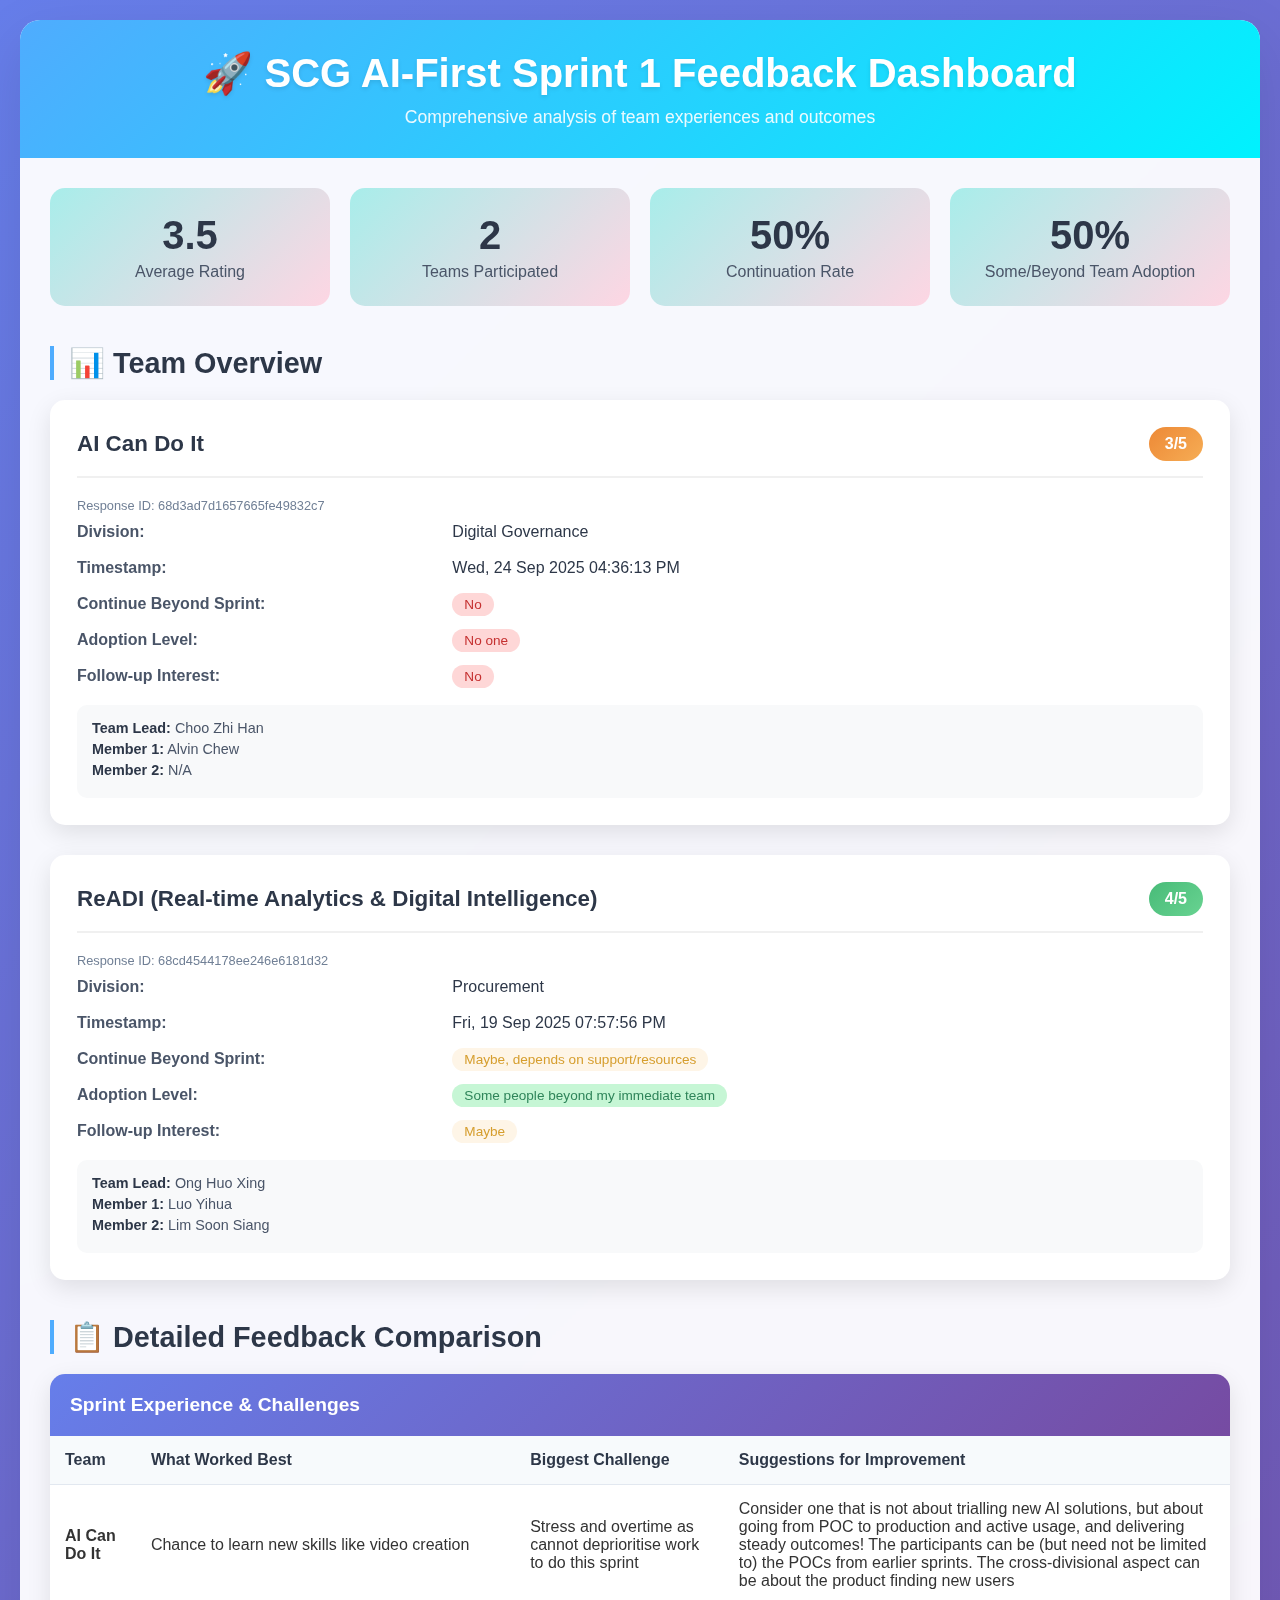
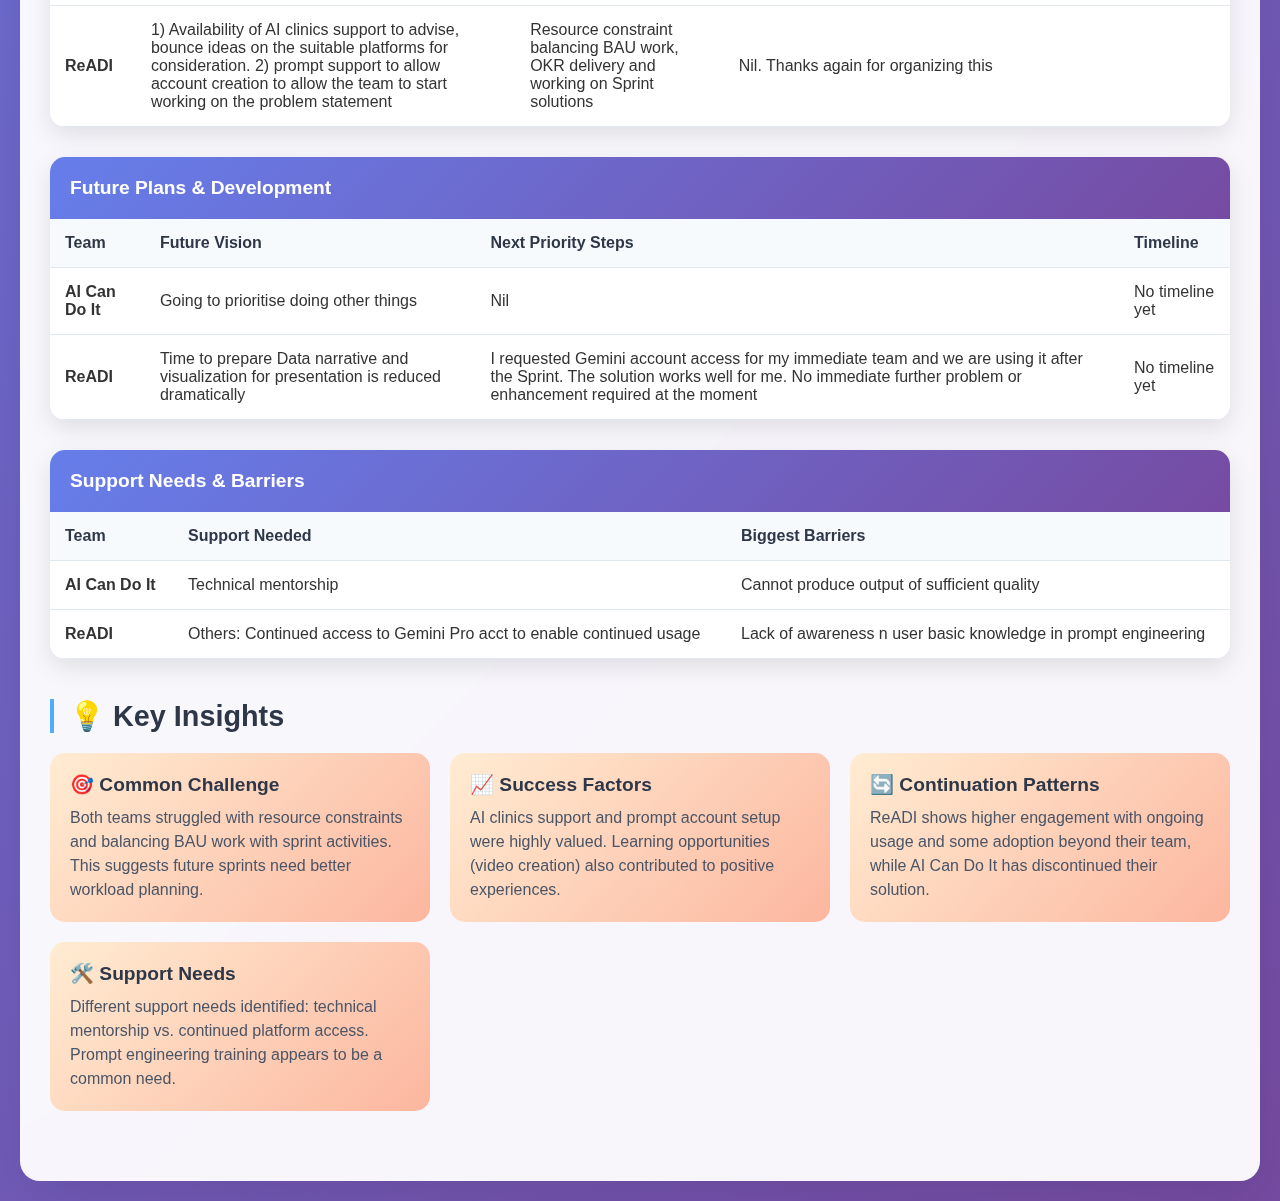
<file: claude.html>
<!DOCTYPE html>
<html lang="en">
<head>
    <meta charset="UTF-8">
    <meta name="viewport" content="width=device-width, initial-scale=1.0">
    <title>SCG AI-First Sprint Feedback Dashboard</title>
    <style>
        * {
            margin: 0;
            padding: 0;
            box-sizing: border-box;
        }

        body {
            font-family: 'Segoe UI', Tahoma, Geneva, Verdana, sans-serif;
            background: linear-gradient(135deg, #667eea 0%, #764ba2 100%);
            min-height: 100vh;
            padding: 20px;
            color: #333;
        }

        .dashboard-container {
            max-width: 1400px;
            margin: 0 auto;
            background: rgba(255, 255, 255, 0.95);
            border-radius: 20px;
            box-shadow: 0 20px 60px rgba(0, 0, 0, 0.1);
            overflow: hidden;
            backdrop-filter: blur(10px);
        }

        .header {
            background: linear-gradient(135deg, #4facfe 0%, #00f2fe 100%);
            padding: 30px;
            text-align: center;
            color: white;
        }

        .header h1 {
            font-size: 2.5rem;
            font-weight: 700;
            margin-bottom: 10px;
            text-shadow: 0 2px 4px rgba(0, 0, 0, 0.1);
        }

        .header p {
            font-size: 1.1rem;
            opacity: 0.9;
        }

        .content {
            padding: 30px;
        }

        .metrics-grid {
            display: grid;
            grid-template-columns: repeat(auto-fit, minmax(250px, 1fr));
            gap: 20px;
            margin-bottom: 40px;
        }

        .metric-card {
            background: linear-gradient(135deg, #a8edea 0%, #fed6e3 100%);
            padding: 25px;
            border-radius: 15px;
            text-align: center;
            transition: transform 0.3s ease, box-shadow 0.3s ease;
        }

        .metric-card:hover {
            transform: translateY(-5px);
            box-shadow: 0 10px 30px rgba(0, 0, 0, 0.1);
        }

        .metric-value {
            font-size: 2.5rem;
            font-weight: bold;
            color: #2d3748;
            margin-bottom: 5px;
        }

        .metric-label {
            font-size: 1rem;
            color: #4a5568;
            font-weight: 500;
        }

        .section {
            margin-bottom: 40px;
        }

        .section-title {
            font-size: 1.8rem;
            font-weight: 600;
            margin-bottom: 20px;
            color: #2d3748;
            border-left: 4px solid #4facfe;
            padding-left: 15px;
        }

        .team-comparison {
            display: grid;
            grid-template-columns: repeat(auto-fit, minmax(600px, 1fr));
            gap: 30px;
            margin-bottom: 40px;
        }

        .team-card {
            background: white;
            border-radius: 15px;
            padding: 25px;
            box-shadow: 0 8px 25px rgba(0, 0, 0, 0.1);
            transition: transform 0.3s ease, box-shadow 0.3s ease;
            border: 2px solid transparent;
        }

        .team-card:hover {
            transform: translateY(-3px);
            box-shadow: 0 12px 35px rgba(0, 0, 0, 0.15);
            border-color: #4facfe;
        }

        .team-header {
            display: flex;
            justify-content: space-between;
            align-items: center;
            margin-bottom: 20px;
            padding-bottom: 15px;
            border-bottom: 2px solid #f0f0f0;
        }

        .team-name {
            font-size: 1.4rem;
            font-weight: 600;
            color: #2d3748;
        }

        .rating-badge {
            padding: 8px 16px;
            border-radius: 25px;
            font-weight: bold;
            font-size: 1rem;
        }

        .rating-4 {
            background: linear-gradient(135deg, #48bb78, #68d391);
            color: white;
        }

        .rating-3 {
            background: linear-gradient(135deg, #ed8936, #f6ad55);
            color: white;
        }

        .team-details {
            margin-bottom: 15px;
        }

        .detail-row {
            display: flex;
            justify-content: space-between;
            margin-bottom: 8px;
            padding: 5px 0;
        }

        .detail-label {
            font-weight: 600;
            color: #4a5568;
            flex: 1;
        }

        .detail-value {
            flex: 2;
            color: #2d3748;
        }

        .status-badge {
            padding: 4px 12px;
            border-radius: 15px;
            font-size: 0.85rem;
            font-weight: 500;
        }

        .status-no {
            background: #fed7d7;
            color: #c53030;
        }

        .status-maybe {
            background: #fef5e7;
            color: #d69e2e;
        }

        .status-some {
            background: #c6f6d5;
            color: #2f855a;
        }

        .comparison-table {
            background: white;
            border-radius: 15px;
            overflow: hidden;
            box-shadow: 0 8px 25px rgba(0, 0, 0, 0.1);
            margin-bottom: 30px;
        }

        .table-header {
            background: linear-gradient(135deg, #667eea 0%, #764ba2 100%);
            color: white;
            padding: 20px;
            font-size: 1.2rem;
            font-weight: 600;
        }

        table {
            width: 100%;
            border-collapse: collapse;
        }

        th, td {
            padding: 15px;
            text-align: left;
            border-bottom: 1px solid #e2e8f0;
        }

        th {
            background: #f7fafc;
            font-weight: 600;
            color: #2d3748;
        }

        tr:hover {
            background: #f7fafc;
        }

        .insights-grid {
            display: grid;
            grid-template-columns: repeat(auto-fit, minmax(300px, 1fr));
            gap: 20px;
        }

        .insight-card {
            background: linear-gradient(135deg, #ffecd2 0%, #fcb69f 100%);
            padding: 20px;
            border-radius: 15px;
            transition: transform 0.3s ease;
        }

        .insight-card:hover {
            transform: translateY(-3px);
        }

        .insight-title {
            font-size: 1.2rem;
            font-weight: 600;
            margin-bottom: 10px;
            color: #2d3748;
        }

        .insight-text {
            color: #4a5568;
            line-height: 1.5;
        }

        .team-members {
            background: #f8f9fa;
            padding: 15px;
            border-radius: 10px;
            margin-top: 10px;
        }

        .member {
            margin-bottom: 5px;
            font-size: 0.9rem;
            color: #4a5568;
        }

        .member strong {
            color: #2d3748;
        }

        .response-id {
            font-size: 0.8rem;
            color: #718096;
            margin-bottom: 5px;
        }

        @media (max-width: 768px) {
            .dashboard-container {
                margin: 10px;
                border-radius: 15px;
            }
            
            .content {
                padding: 20px;
            }
            
            .header {
                padding: 20px;
            }
            
            .header h1 {
                font-size: 2rem;
            }
            
            .team-comparison {
                grid-template-columns: 1fr;
            }
            
            .metrics-grid {
                grid-template-columns: repeat(auto-fit, minmax(200px, 1fr));
            }
            
            .team-card {
                padding: 20px;
            }
            
            table {
                font-size: 0.9rem;
            }
            
            th, td {
                padding: 10px;
            }
        }
    </style>
</head>
<body>
    <div class="dashboard-container">
        <div class="header">
            <h1>🚀 SCG AI-First Sprint 1 Feedback Dashboard</h1>
            <p>Comprehensive analysis of team experiences and outcomes</p>
        </div>

        <div class="content">
            <!-- Key Metrics -->
            <div class="metrics-grid">
                <div class="metric-card">
                    <div class="metric-value">3.5</div>
                    <div class="metric-label">Average Rating</div>
                </div>
                <div class="metric-card">
                    <div class="metric-value">2</div>
                    <div class="metric-label">Teams Participated</div>
                </div>
                <div class="metric-card">
                    <div class="metric-value">50%</div>
                    <div class="metric-label">Continuation Rate</div>
                </div>
                <div class="metric-card">
                    <div class="metric-value">50%</div>
                    <div class="metric-label">Some/Beyond Team Adoption</div>
                </div>
            </div>

            <!-- Team Overview Cards -->
            <div class="section">
                <h2 class="section-title">📊 Team Overview</h2>
                <div class="team-comparison">
                    <!-- AI Can Do It Team -->
                    <div class="team-card">
                        <div class="team-header">
                            <div class="team-name">AI Can Do It</div>
                            <div class="rating-badge rating-3">3/5</div>
                        </div>
                        <div class="response-id">Response ID: 68d3ad7d1657665fe49832c7</div>
                        <div class="team-details">
                            <div class="detail-row">
                                <div class="detail-label">Division:</div>
                                <div class="detail-value">Digital Governance</div>
                            </div>
                            <div class="detail-row">
                                <div class="detail-label">Timestamp:</div>
                                <div class="detail-value">Wed, 24 Sep 2025 04:36:13 PM</div>
                            </div>
                            <div class="detail-row">
                                <div class="detail-label">Continue Beyond Sprint:</div>
                                <div class="detail-value"><span class="status-badge status-no">No</span></div>
                            </div>
                            <div class="detail-row">
                                <div class="detail-label">Adoption Level:</div>
                                <div class="detail-value"><span class="status-badge status-no">No one</span></div>
                            </div>
                            <div class="detail-row">
                                <div class="detail-label">Follow-up Interest:</div>
                                <div class="detail-value"><span class="status-badge status-no">No</span></div>
                            </div>
                        </div>
                        <div class="team-members">
                            <div class="member"><strong>Team Lead:</strong> Choo Zhi Han</div>
                            <div class="member"><strong>Member 1:</strong> Alvin Chew</div>
                            <div class="member"><strong>Member 2:</strong> N/A</div>
                        </div>
                    </div>

                    <!-- ReADI Team -->
                    <div class="team-card">
                        <div class="team-header">
                            <div class="team-name">ReADI (Real-time Analytics & Digital Intelligence)</div>
                            <div class="rating-badge rating-4">4/5</div>
                        </div>
                        <div class="response-id">Response ID: 68cd4544178ee246e6181d32</div>
                        <div class="team-details">
                            <div class="detail-row">
                                <div class="detail-label">Division:</div>
                                <div class="detail-value">Procurement</div>
                            </div>
                            <div class="detail-row">
                                <div class="detail-label">Timestamp:</div>
                                <div class="detail-value">Fri, 19 Sep 2025 07:57:56 PM</div>
                            </div>
                            <div class="detail-row">
                                <div class="detail-label">Continue Beyond Sprint:</div>
                                <div class="detail-value"><span class="status-badge status-maybe">Maybe, depends on support/resources</span></div>
                            </div>
                            <div class="detail-row">
                                <div class="detail-label">Adoption Level:</div>
                                <div class="detail-value"><span class="status-badge status-some">Some people beyond my immediate team</span></div>
                            </div>
                            <div class="detail-row">
                                <div class="detail-label">Follow-up Interest:</div>
                                <div class="detail-value"><span class="status-badge status-maybe">Maybe</span></div>
                            </div>
                        </div>
                        <div class="team-members">
                            <div class="member"><strong>Team Lead:</strong> Ong Huo Xing</div>
                            <div class="member"><strong>Member 1:</strong> Luo Yihua</div>
                            <div class="member"><strong>Member 2:</strong> Lim Soon Siang</div>
                        </div>
                    </div>
                </div>
            </div>

            <!-- Detailed Comparison Tables -->
            <div class="section">
                <h2 class="section-title">📋 Detailed Feedback Comparison</h2>
                
                <div class="comparison-table">
                    <div class="table-header">Sprint Experience & Challenges</div>
                    <table>
                        <thead>
                            <tr>
                                <th>Team</th>
                                <th>What Worked Best</th>
                                <th>Biggest Challenge</th>
                                <th>Suggestions for Improvement</th>
                            </tr>
                        </thead>
                        <tbody>
                            <tr>
                                <td><strong>AI Can Do It</strong></td>
                                <td>Chance to learn new skills like video creation</td>
                                <td>Stress and overtime as cannot deprioritise work to do this sprint</td>
                                <td>Consider one that is not about trialling new AI solutions, but about going from POC to production and active usage, and delivering steady outcomes! The participants can be (but need not be limited to) the POCs from earlier sprints. The cross-divisional aspect can be about the product finding new users</td>
                            </tr>
                            <tr>
                                <td><strong>ReADI</strong></td>
                                <td>1) Availability of AI clinics support to advise, bounce ideas on the suitable platforms for consideration. 2) prompt support to allow account creation to allow the team to start working on the problem statement</td>
                                <td>Resource constraint balancing BAU work, OKR delivery and working on Sprint solutions</td>
                                <td>Nil. Thanks again for organizing this</td>
                            </tr>
                        </tbody>
                    </table>
                </div>

                <div class="comparison-table">
                    <div class="table-header">Future Plans & Development</div>
                    <table>
                        <thead>
                            <tr>
                                <th>Team</th>
                                <th>Future Vision</th>
                                <th>Next Priority Steps</th>
                                <th>Timeline</th>
                            </tr>
                        </thead>
                        <tbody>
                            <tr>
                                <td><strong>AI Can Do It</strong></td>
                                <td>Going to prioritise doing other things</td>
                                <td>Nil</td>
                                <td>No timeline yet</td>
                            </tr>
                            <tr>
                                <td><strong>ReADI</strong></td>
                                <td>Time to prepare Data narrative and visualization for presentation is reduced dramatically</td>
                                <td>I requested Gemini account access for my immediate team and we are using it after the Sprint. The solution works well for me. No immediate further problem or enhancement required at the moment</td>
                                <td>No timeline yet</td>
                            </tr>
                        </tbody>
                    </table>
                </div>

                <div class="comparison-table">
                    <div class="table-header">Support Needs & Barriers</div>
                    <table>
                        <thead>
                            <tr>
                                <th>Team</th>
                                <th>Support Needed</th>
                                <th>Biggest Barriers</th>
                            </tr>
                        </thead>
                        <tbody>
                            <tr>
                                <td><strong>AI Can Do It</strong></td>
                                <td>Technical mentorship</td>
                                <td>Cannot produce output of sufficient quality</td>
                            </tr>
                            <tr>
                                <td><strong>ReADI</strong></td>
                                <td>Others: Continued access to Gemini Pro acct to enable continued usage</td>
                                <td>Lack of awareness n user basic knowledge in prompt engineering</td>
                            </tr>
                        </tbody>
                    </table>
                </div>
            </div>

            <!-- Key Insights -->
            <div class="section">
                <h2 class="section-title">💡 Key Insights</h2>
                <div class="insights-grid">
                    <div class="insight-card">
                        <div class="insight-title">🎯 Common Challenge</div>
                        <div class="insight-text">Both teams struggled with resource constraints and balancing BAU work with sprint activities. This suggests future sprints need better workload planning.</div>
                    </div>
                    <div class="insight-card">
                        <div class="insight-title">📈 Success Factors</div>
                        <div class="insight-text">AI clinics support and prompt account setup were highly valued. Learning opportunities (video creation) also contributed to positive experiences.</div>
                    </div>
                    <div class="insight-card">
                        <div class="insight-title">🔄 Continuation Patterns</div>
                        <div class="insight-text">ReADI shows higher engagement with ongoing usage and some adoption beyond their team, while AI Can Do It has discontinued their solution.</div>
                    </div>
                    <div class="insight-card">
                        <div class="insight-title">🛠️ Support Needs</div>
                        <div class="insight-text">Different support needs identified: technical mentorship vs. continued platform access. Prompt engineering training appears to be a common need.</div>
                    </div>
                </div>
            </div>
        </div>
    </div>
</body>
</html>
</file>
